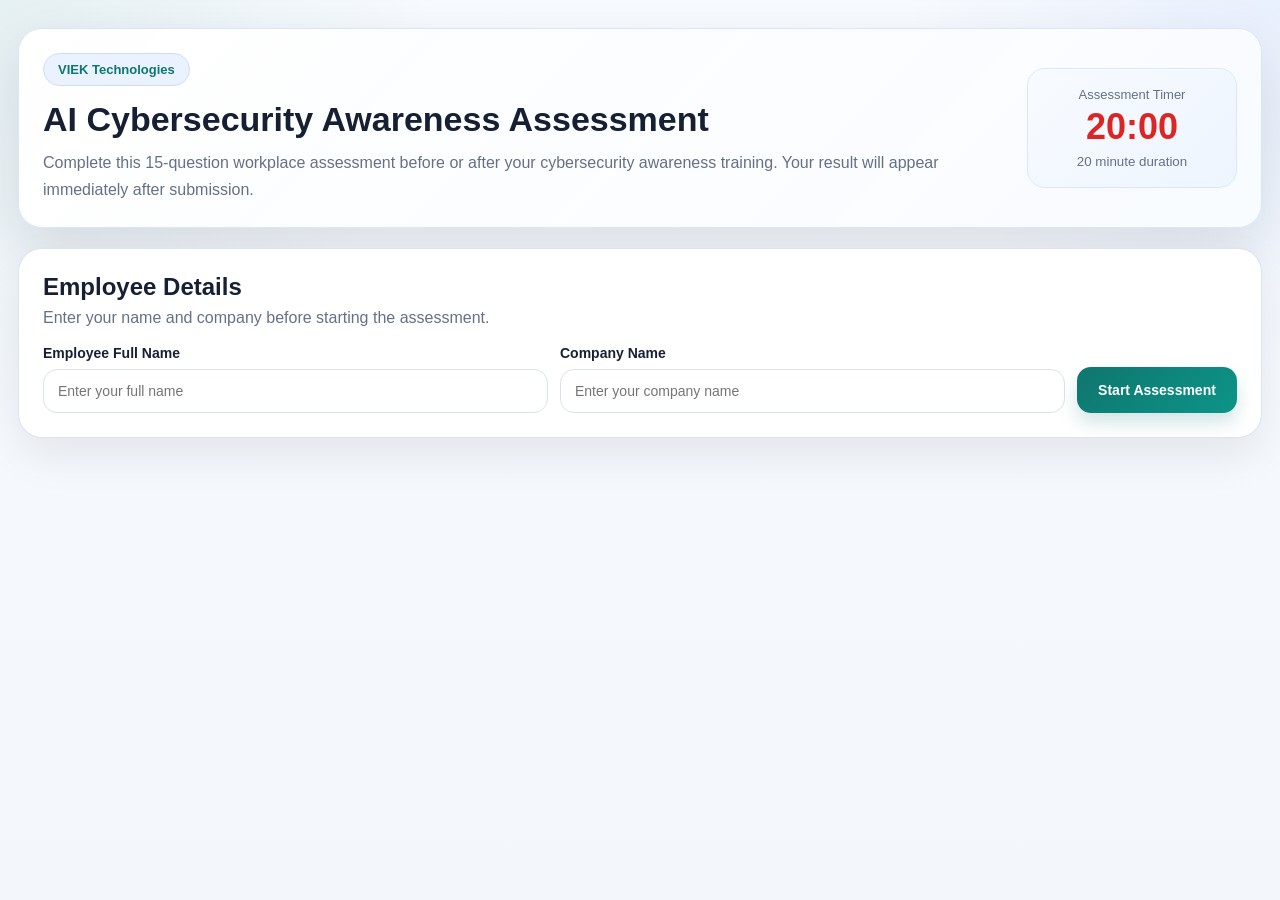
<file: templates/index.html>
<!doctype html>
<html lang="en">
  <head>
    <meta charset="UTF-8" />
    <meta name="viewport" content="width=device-width, initial-scale=1.0" />
    <title>VIEK Technologies AI Cybersecurity Awareness Assessment</title>
    <link rel="stylesheet" href="/static/style.css" />
  </head>
  <body class="student-body">
    <main class="student-page">
      <section class="student-header-card student-hero-card">
        <div class="student-header-left">
          <div class="brand-badge">VIEK Technologies</div>
          <h1>AI Cybersecurity Awareness Assessment</h1>
          <p>
            Complete this 15-question workplace assessment before or after your
            cybersecurity awareness training. Your result will appear immediately
            after submission.
          </p>
        </div>

        <div class="timer-box" id="timerBox">
          <span>Assessment Timer</span>
          <h2 id="timer">20:00</h2>
          <small id="timerDurationText">20 minute duration</small>
        </div>
      </section>

      <section class="name-save-card" id="startCard">
        <div class="card-section-title">
          <h2>Employee Details</h2>
          <p>Enter your name and company before starting the assessment.</p>
        </div>

        <div class="name-save-grid employee-start-grid">
          <div class="student-input-group">
            <label for="employeeName">Employee Full Name</label>
            <input
              type="text"
              id="employeeName"
              autocomplete="name"
              placeholder="Enter your full name"
            />
          </div>

          <div class="student-input-group">
            <label for="companyName">Company Name</label>
            <input
              type="text"
              id="companyName"
              autocomplete="organization"
              placeholder="Enter your company name"
            />
          </div>

          <button
            id="startAssessmentBtn"
            class="primary-btn name-save-btn"
            onclick="startAssessment()"
          >
            Start Assessment
          </button>
        </div>
      </section>

      <div id="savedStudentBanner" class="saved-student-banner hidden">
        <div>Employee: <strong id="savedEmployeeNameText"></strong></div>
        <div>Company: <strong id="savedCompanyNameText"></strong></div>
        <div class="saved-student-status">Assessment in progress</div>
      </div>

      <section id="examArea" class="exam-area hidden">
        <div class="cbt-shell">
          <div class="cbt-main-panel">
            <div class="question-view-card question-view-pro">
              <div class="question-view-top">
                <span class="question-count" id="questionCount">
                  Question 1 of 15
                </span>
                <span class="subject-name-pill" id="categoryPill">
                  Cybersecurity Awareness
                </span>
              </div>

              <h3 id="questionText">Question text</h3>

              <div id="optionsContainer" class="options-list"></div>

              <div class="question-navigation">
                <button class="secondary-btn" id="prevBtn" onclick="prevQuestion()">
                  Previous
                </button>
                <button class="primary-btn" id="nextBtn" onclick="nextQuestion()">
                  Next
                </button>
              </div>
            </div>
          </div>

          <aside class="cbt-side-panel">
            <div class="side-card">
              <h3>Question Palette</h3>
              <div id="questionPalette" class="question-palette"></div>
              <div class="palette-legend">
                <div class="legend-item">
                  <span class="legend-box legend-current"></span>
                  Current
                </div>
                <div class="legend-item">
                  <span class="legend-box legend-answered"></span>
                  Answered
                </div>
                <div class="legend-item">
                  <span class="legend-box legend-unanswered"></span>
                  Unanswered
                </div>
              </div>
            </div>

            <div class="side-card">
              <h3>Progress</h3>
              <div class="subject-progress-item">
                <div class="subject-progress-name" id="progressText">
                  0 / 15 answered
                </div>
                <div class="progress-track">
                  <div class="progress-fill" id="progressFill"></div>
                </div>
              </div>
            </div>
          </aside>
        </div>
      </section>

      <button
        id="submitBtn"
        class="submit-fixed-btn hidden"
        onclick="submitAssessment()"
      >
        Submit Assessment
      </button>
    </main>

    <script src="/static/script.js"></script>
  </body>
</html>
</file>
<file: static/style.css>
* {
  box-sizing: border-box;
}

:root {
  --bg: #f3f6fb;
  --card: rgba(255, 255, 255, 0.97);
  --card-strong: #ffffff;
  --text: #172033;
  --muted: #667085;
  --line: #d9e2ef;
  --line-strong: #c8d4e4;
  --primary: #0f766e;
  --primary-dark: #115e59;
  --primary-soft: #edf4ff;
  --success: #059669;
  --success-soft: #ecfdf3;
  --danger: #dc2626;
  --danger-soft: #fef2f2;
  --warning: #f59e0b;
  --shadow-sm: 0 8px 18px rgba(15, 23, 42, 0.05);
  --shadow: 0 18px 44px rgba(15, 23, 42, 0.08);
  --shadow-lg: 0 22px 60px rgba(15, 23, 42, 0.12);
  --radius-xl: 24px;
  --radius-lg: 18px;
  --radius-md: 14px;
  --radius-sm: 12px;
}

html {
  scroll-behavior: smooth;
}

body {
  margin: 0;
  font-family: Arial, sans-serif;
  background:
    radial-gradient(
      circle at top left,
      rgba(15, 118, 110, 0.08),
      transparent 28%
    ),
    radial-gradient(
      circle at top right,
      rgba(37, 99, 235, 0.07),
      transparent 24%
    ),
    linear-gradient(180deg, #f8fbff 0%, #f3f6fb 100%);
  color: var(--text);
}

.hidden {
  display: none !important;
}

.admin-body,
.student-body,
.login-body {
  min-height: 100vh;
}

.admin-page,
.student-page {
  max-width: 1360px;
  margin: 0 auto;
  padding: 28px 18px 110px;
}

.brand-badge {
  display: inline-flex;
  align-items: center;
  gap: 8px;
  background: #eaf2ff;
  color: var(--primary);
  border: 1px solid #cddcfb;
  border-radius: 999px;
  padding: 8px 14px;
  font-size: 13px;
  font-weight: 700;
  margin-bottom: 14px;
}

.card-section-title h2 {
  margin: 0 0 8px;
  font-size: 24px;
}

.card-section-title p {
  margin: 0 0 18px;
  color: var(--muted);
}

.admin-header-card,
.student-header-card,
.subject-editor-card,
.admin-instruction-card,
.subjects-panel-card,
.question-view-card,
.student-results-card,
.name-save-card,
.side-card,
.active-students-card {
  background: var(--card);
  border-radius: var(--radius-xl);
  padding: 24px;
  box-shadow: var(--shadow);
  border: 1px solid rgba(216, 224, 236, 0.85);
  backdrop-filter: blur(10px);
  margin-bottom: 20px;
}

.student-hero-card,
.admin-header-pro {
  background: linear-gradient(
    135deg,
    rgba(255, 255, 255, 0.98),
    rgba(248, 251, 255, 0.96)
  );
  border: 1px solid #dbe6f4;
  box-shadow: var(--shadow-lg);
}

.admin-header-card h1,
.student-header-card h1 {
  margin: 0 0 10px;
  font-size: 34px;
  line-height: 1.15;
}

.admin-header-card p,
.student-header-card p {
  margin: 0;
  color: var(--muted);
  line-height: 1.7;
}

.helper-note {
  margin: 12px 0 0;
  color: var(--muted);
  font-size: 14px;
  line-height: 1.6;
}

.primary-btn,
.secondary-btn,
.danger-btn {
  border: none;
  border-radius: 14px;
  padding: 13px 18px;
  font-size: 14px;
  font-weight: 700;
  cursor: pointer;
  transition: 0.22s ease;
  text-decoration: none;
  display: inline-flex;
  align-items: center;
  justify-content: center;
  min-height: 46px;
}

.primary-btn {
  background: linear-gradient(135deg, var(--primary), #0d9488);
  color: #ffffff;
  box-shadow: 0 10px 18px rgba(15, 118, 110, 0.18);
}

.primary-btn:hover {
  transform: translateY(-1px);
  background: linear-gradient(135deg, var(--primary-dark), var(--primary));
}

.secondary-btn {
  background: #eef2f7;
  color: #1f2937;
}

.secondary-btn:hover {
  background: #e3e9f2;
}

.danger-btn {
  background: linear-gradient(135deg, #ef4444, #dc2626);
  color: #ffffff;
}

.danger-btn:hover {
  transform: translateY(-1px);
}

.primary-btn:disabled,
.secondary-btn:disabled,
.danger-btn:disabled {
  opacity: 0.65;
  cursor: not-allowed;
  transform: none;
}

/* LOGIN */
.login-body {
  display: flex;
  align-items: center;
  justify-content: center;
  padding: 24px;
}

.login-page-wrap {
  width: 100%;
  max-width: 470px;
}

.login-card {
  background: rgba(255, 255, 255, 0.98);
  border-radius: 28px;
  padding: 34px 28px;
  box-shadow: var(--shadow-lg);
  border: 1px solid #e6ebf3;
}

.login-brand-top {
  text-align: center;
  margin-bottom: 24px;
}

.login-brand-top .brand-badge {
  margin-bottom: 16px;
}

.login-brand-top h1 {
  margin: 0 0 10px;
  font-size: 31px;
}

.login-brand-top p {
  margin: 0;
  color: var(--muted);
  line-height: 1.65;
  font-size: 14px;
}

.login-error-message {
  background: var(--danger-soft);
  color: #b91c1c;
  border: 1px solid #fecaca;
  border-radius: 14px;
  padding: 13px 15px;
  margin-bottom: 18px;
  font-size: 14px;
  font-weight: 700;
}

.login-form {
  display: flex;
  flex-direction: column;
  gap: 16px;
}

.login-form-group {
  display: flex;
  flex-direction: column;
  gap: 8px;
}

.login-form-group label {
  font-size: 14px;
  font-weight: 700;
  color: #111827;
}

.login-form-group input {
  width: 100%;
  border: 1px solid var(--line);
  border-radius: 16px;
  padding: 14px 15px;
  font-size: 15px;
  outline: none;
  background: #ffffff;
  transition: 0.2s ease;
}

.login-form-group input:focus {
  border-color: var(--primary);
  box-shadow: 0 0 0 4px rgba(37, 99, 235, 0.08);
}

.login-submit-btn {
  border: none;
  border-radius: 16px;
  background: linear-gradient(135deg, var(--primary), #2563eb);
  color: #ffffff;
  padding: 15px 16px;
  font-size: 15px;
  font-weight: 700;
  cursor: pointer;
  transition: 0.2s ease;
  margin-top: 8px;
  box-shadow: 0 12px 24px rgba(37, 99, 235, 0.18);
}

.login-submit-btn:hover {
  transform: translateY(-1px);
  background: linear-gradient(135deg, var(--primary-dark), var(--primary));
}

/* ADMIN */
.admin-header-top-row {
  display: flex;
  justify-content: space-between;
  gap: 18px;
  align-items: center;
  flex-wrap: wrap;
}

.admin-header-actions {
  display: flex;
  align-items: center;
  gap: 10px;
}

.admin-logout-link {
  text-decoration: none;
}

.subject-tabs-row {
  display: flex;
  flex-wrap: wrap;
  gap: 10px;
  margin-bottom: 20px;
}

.subject-tab {
  border: 1px solid #dbe4f0;
  background: #ffffff;
  color: #111827;
  padding: 12px 18px;
  border-radius: 999px;
  cursor: pointer;
  font-weight: 700;
  transition: 0.2s ease;
  box-shadow: 0 4px 10px rgba(15, 23, 42, 0.04);
}

.subject-tab:hover {
  border-color: var(--primary);
  color: var(--primary);
}

.active-subject-tab {
  background: linear-gradient(135deg, var(--primary), #2563eb);
  color: #ffffff;
  border-color: transparent;
}

.subject-editor-card {
  display: grid;
  grid-template-columns: 1fr 1.2fr;
  gap: 18px;
  align-items: end;
}

.subject-label {
  display: block;
  font-size: 13px;
  color: var(--muted);
  margin-bottom: 8px;
}

.subject-editor-left h2 {
  margin: 0 0 8px;
  font-size: 28px;
}

.subject-question-info {
  margin: 0;
  color: var(--success);
  font-weight: 700;
}

.subject-editor-right label,
.student-input-group label,
.form-group label {
  display: block;
  margin-bottom: 8px;
  font-size: 14px;
  font-weight: 700;
}

.subject-name-edit-wrap {
  display: flex;
  gap: 10px;
}

.subject-name-edit-wrap input,
.form-group input,
.form-group textarea,
.form-group select,
.student-input-group input {
  width: 100%;
  border: 1px solid var(--line);
  border-radius: 14px;
  padding: 13px 14px;
  font-size: 14px;
  outline: none;
  background: #fff;
  transition: 0.2s ease;
}

.subject-name-edit-wrap input:focus,
.form-group input:focus,
.form-group textarea:focus,
.form-group select:focus,
.student-input-group input:focus {
  border-color: var(--primary);
  box-shadow: 0 0 0 4px rgba(37, 99, 235, 0.08);
}

.form-group textarea {
  resize: vertical;
  min-height: 105px;
}

.admin-instruction-card {
  color: #374151;
  line-height: 1.7;
  border-left: 5px solid var(--primary);
}

.questions-grid {
  display: grid;
  grid-template-columns: 1fr;
  gap: 18px;
}

.question-admin-card {
  background: #ffffff;
  border-radius: 20px;
  padding: 20px;
  box-shadow: var(--shadow-sm);
  border: 1px solid #e7edf6;
}

.question-admin-top {
  display: flex;
  justify-content: space-between;
  align-items: center;
  margin-bottom: 18px;
  gap: 12px;
}

.question-admin-top h3 {
  margin: 0;
}

.slot-badge {
  background: #eff6ff;
  color: var(--primary);
  padding: 8px 12px;
  border-radius: 999px;
  font-size: 13px;
  font-weight: 700;
}

.options-grid {
  display: grid;
  grid-template-columns: 1fr 1fr;
  gap: 14px;
}

.question-admin-bottom {
  display: flex;
  justify-content: space-between;
  gap: 18px;
  align-items: end;
  margin-top: 18px;
  flex-wrap: wrap;
}

.answer-group {
  min-width: 180px;
}

.question-actions {
  display: flex;
  gap: 10px;
}

.admin-question-text {
  margin: 0 0 14px;
  color: #111827;
  font-size: 16px;
  line-height: 1.65;
  font-weight: 700;
}

.admin-options-list {
  display: grid;
  grid-template-columns: repeat(2, minmax(0, 1fr));
  gap: 10px;
  color: #334155;
  line-height: 1.5;
}

.admin-options-list div {
  border: 1px solid #e5ebf3;
  border-radius: 8px;
  padding: 10px 12px;
  background: #f8fafc;
}

.admin-card-actions {
  margin-top: 16px;
}

.admin-history-table {
  min-width: 1050px;
}

/* STUDENT */
.student-header-card {
  display: flex;
  justify-content: space-between;
  gap: 18px;
  align-items: center;
  flex-wrap: wrap;
}

.student-header-left {
  flex: 1;
}

.timer-box {
  min-width: 210px;
  text-align: center;
  background: linear-gradient(135deg, #f8fbff, #eef5ff);
  border-radius: 18px;
  padding: 18px 18px;
  border: 1px solid #d8e7ff;
  box-shadow: inset 0 1px 0 rgba(255, 255, 255, 0.7);
}

.timer-box span {
  display: block;
  color: var(--muted);
  font-size: 13px;
  margin-bottom: 4px;
}

.timer-box h2 {
  margin: 0;
  color: var(--danger);
  font-size: 36px;
  letter-spacing: 0;
}

.timer-box small {
  display: block;
  margin-top: 6px;
  color: var(--muted);
}

.timer-danger {
  background: linear-gradient(135deg, #fff4f4, #fee2e2);
  border-color: #fecaca;
  animation: pulseSoft 1s infinite;
}

@keyframes pulseSoft {
  0% {
    transform: scale(1);
  }
  50% {
    transform: scale(1.015);
  }
  100% {
    transform: scale(1);
  }
}

.name-save-grid {
  display: grid;
  grid-template-columns: 1fr auto;
  gap: 12px;
  align-items: end;
}

.employee-start-grid {
  grid-template-columns: minmax(0, 1fr) minmax(0, 1fr) auto;
}

.name-save-btn {
  min-width: 160px;
}

.saved-student-banner {
  background: linear-gradient(135deg, #ecfdf3, #f0fdf4);
  color: #065f46;
  padding: 16px 18px;
  border-radius: 16px;
  font-weight: 700;
  border: 1px solid #bbf7d0;
  margin-bottom: 20px;
  display: flex;
  justify-content: space-between;
  gap: 14px;
  flex-wrap: wrap;
  box-shadow: var(--shadow-sm);
}

.saved-student-status {
  color: var(--success);
}

.subjects-panel-top h2 {
  margin: 0 0 8px;
  font-size: 26px;
}

.subjects-panel-top p {
  margin: 0 0 18px;
  color: var(--muted);
  line-height: 1.6;
}

.subject-buttons-row {
  display: flex;
  flex-wrap: wrap;
  gap: 14px;
}

.subject-cbt-btn {
  border: 1px solid #dbe7f5;
  background: linear-gradient(180deg, #ffffff, #fbfdff);
  border-radius: 20px;
  padding: 18px;
  min-width: 220px;
  text-align: left;
  cursor: pointer;
  transition: 0.22s ease;
  box-shadow: 0 8px 18px rgba(15, 23, 42, 0.04);
}

.subject-cbt-btn:hover {
  border-color: var(--primary);
  transform: translateY(-2px);
  background: #f8fbff;
}

.subject-cbt-btn-active {
  border-color: var(--primary);
  background: linear-gradient(135deg, #eff6ff, #eef4ff);
  box-shadow: 0 12px 24px rgba(37, 99, 235, 0.1);
}

.subject-cbt-name {
  display: block;
  font-weight: 700;
  color: #111827;
  margin-bottom: 8px;
  font-size: 16px;
}

.subject-cbt-meta,
.subject-cbt-progress {
  display: block;
  font-size: 13px;
  color: var(--muted);
  line-height: 1.5;
}

.empty-subject-state {
  color: var(--muted);
  padding: 16px 0;
  font-weight: 600;
}

.exam-area {
  margin-top: 22px;
}

.cbt-shell {
  display: grid;
  grid-template-columns: minmax(0, 1fr) 340px;
  gap: 18px;
  align-items: start;
}

.cbt-main-panel,
.cbt-side-panel {
  min-width: 0;
}

.side-card h3 {
  margin-top: 0;
  margin-bottom: 14px;
}

.question-view-pro {
  min-height: 520px;
  background: linear-gradient(
    180deg,
    rgba(255, 255, 255, 0.98),
    rgba(250, 252, 255, 0.98)
  );
}

.question-view-top {
  display: flex;
  justify-content: space-between;
  gap: 10px;
  align-items: center;
  margin-bottom: 18px;
  flex-wrap: wrap;
}

.question-count {
  font-weight: 700;
  color: var(--primary);
  font-size: 15px;
}

.subject-name-pill {
  background: #ecfdf5;
  color: var(--success);
  padding: 8px 13px;
  border-radius: 999px;
  font-size: 13px;
  font-weight: 700;
  border: 1px solid #bbf7d0;
}

.question-view-card h3 {
  margin-top: 0;
  margin-bottom: 22px;
  line-height: 1.65;
  font-size: 29px;
}

.options-list {
  display: grid;
  gap: 14px;
}

.option-item {
  border: 1px solid var(--line);
  border-radius: 16px;
  padding: 16px;
  display: flex;
  align-items: center;
  gap: 14px;
  background: #fff;
  cursor: pointer;
  transition: 0.2s ease;
  min-height: 72px;
  box-shadow: inset 0 1px 0 rgba(255, 255, 255, 0.6);
}

.option-item:hover {
  border-color: var(--primary);
  background: #f8fbff;
  transform: translateY(-1px);
}

.option-item-selected {
  border-color: var(--primary);
  background: linear-gradient(135deg, #eff6ff, #f7fbff);
  box-shadow: inset 0 0 0 1px rgba(37, 99, 235, 0.08);
}

.option-item input[type="radio"] {
  transform: scale(1.15);
  accent-color: var(--primary);
}

.option-letter {
  width: 40px;
  height: 40px;
  border-radius: 999px;
  background: #eff6ff;
  color: var(--primary);
  display: flex;
  align-items: center;
  justify-content: center;
  font-weight: 700;
  flex-shrink: 0;
  border: 1px solid #d9e7ff;
}

.option-text {
  line-height: 1.55;
  font-size: 15px;
}

.question-navigation {
  display: flex;
  justify-content: space-between;
  margin-top: 22px;
  gap: 12px;
}

.question-palette {
  display: flex;
  flex-wrap: wrap;
  gap: 9px;
  margin-bottom: 14px;
}

.palette-btn {
  width: 44px;
  height: 44px;
  border-radius: 12px;
  border: 1px solid var(--line);
  background: #ffffff;
  cursor: pointer;
  font-weight: 700;
  transition: 0.2s ease;
}

.palette-btn:hover {
  border-color: var(--primary);
}

.palette-btn-current {
  border-color: var(--primary);
  background: #eff6ff;
  color: var(--primary);
}

.palette-btn-answered {
  background: #ecfdf5;
  border-color: #10b981;
  color: #047857;
}

.palette-legend {
  display: grid;
  gap: 8px;
  margin-top: 12px;
}

.legend-item {
  display: flex;
  align-items: center;
  gap: 8px;
  color: var(--muted);
  font-size: 13px;
}

.legend-box {
  width: 16px;
  height: 16px;
  border-radius: 5px;
  border: 1px solid var(--line);
  background: #fff;
}

.legend-current {
  background: #eff6ff;
  border-color: var(--primary);
}

.legend-answered {
  background: #ecfdf5;
  border-color: #10b981;
}

.legend-unanswered {
  background: #ffffff;
  border-color: var(--line);
}

.subject-progress-list {
  display: grid;
  gap: 10px;
}

.subject-progress-item {
  border: 1px solid #e5ebf3;
  border-radius: 14px;
  padding: 13px;
  background: #ffffff;
}

.subject-progress-item-active {
  border-color: var(--primary);
  background: #eff6ff;
}

.subject-progress-name {
  font-weight: 700;
  margin-bottom: 5px;
}

.subject-progress-meta {
  color: var(--muted);
  font-size: 13px;
}

.progress-track {
  height: 10px;
  border-radius: 999px;
  background: #e5edf6;
  overflow: hidden;
  margin-top: 10px;
}

.progress-fill {
  width: 0%;
  height: 100%;
  border-radius: inherit;
  background: linear-gradient(135deg, var(--primary), #2563eb);
  transition: width 0.2s ease;
}

.mini-empty-state,
.mini-meta,
.table-note {
  color: var(--muted);
  font-size: 12px;
  line-height: 1.6;
  margin-top: 4px;
}

.submit-fixed-btn {
  position: fixed;
  right: 24px;
  bottom: 24px;
  background: linear-gradient(135deg, var(--success), #10b981);
  color: white;
  border: none;
  border-radius: 999px;
  padding: 16px 24px;
  font-size: 15px;
  font-weight: 700;
  box-shadow: 0 18px 28px rgba(5, 150, 105, 0.24);
  cursor: pointer;
  z-index: 999;
}

.submit-fixed-btn:hover {
  transform: translateY(-2px);
}

/* TABLES */
.student-results-top,
.active-students-top {
  display: flex;
  justify-content: space-between;
  align-items: center;
  gap: 12px;
  margin-bottom: 16px;
  flex-wrap: wrap;
}

.student-results-top h2,
.active-students-top h3 {
  margin: 0;
}

.table-wrap {
  overflow-x: auto;
  border-radius: 16px;
}

.results-table {
  width: 100%;
  border-collapse: collapse;
  min-width: 1100px;
  background: #fff;
}

.results-table th,
.results-table td {
  border-bottom: 1px solid #e8eef5;
  padding: 14px 12px;
  text-align: left;
  vertical-align: top;
}

.results-table th {
  background: #f8fafc;
  font-size: 14px;
  white-space: nowrap;
  color: #334155;
}

.results-table td {
  font-size: 14px;
}

.empty-state-cell {
  text-align: center;
  color: var(--muted);
  padding: 24px !important;
  font-weight: 600;
}

.table-delete-btn {
  padding: 10px 14px;
}

.attempt-history-wrap {
  margin-top: 26px;
}

.attempt-history-title {
  margin-top: 0;
  margin-bottom: 12px;
}

.active-students-list {
  display: grid;
  gap: 12px;
}

.active-student-item {
  border: 1px solid #e5ebf3;
  border-radius: 14px;
  padding: 14px;
  background: #ffffff;
  box-shadow: var(--shadow-sm);
}

.active-student-name {
  font-weight: 700;
  margin-bottom: 4px;
}

.active-student-time {
  color: var(--muted);
  font-size: 13px;
  margin-top: 3px;
}

/* RESULT */
.result-card-wrapper {
  padding-top: 18px;
}

.result-card-center {
  max-width: 940px;
  margin: 34px auto;
  text-align: center;
}

.result-top-badge {
  display: inline-block;
  padding: 8px 14px;
  border-radius: 999px;
  background: #ecfdf3;
  border: 1px solid #bbf7d0;
  color: var(--success);
  font-size: 13px;
  font-weight: 700;
  margin-bottom: 14px;
}

.result-card-center h1 {
  margin: 0;
  font-size: 34px;
}

.result-line {
  font-size: 18px;
  margin-top: 14px;
}

.result-score {
  margin-top: 18px;
  color: #111827;
  font-size: 30px;
}

.result-grade-line {
  margin-top: 8px;
  color: var(--success);
  font-size: 24px;
}

.result-table-wrap {
  margin-top: 24px;
  text-align: left;
}

.result-metrics {
  display: grid;
  grid-template-columns: repeat(3, minmax(0, 1fr));
  gap: 14px;
  margin: 24px 0;
  text-align: left;
}

.result-metrics > div {
  border: 1px solid #e4ebf4;
  border-radius: 8px;
  padding: 16px;
  background: #ffffff;
}

.result-metrics span {
  display: block;
  color: var(--muted);
  font-size: 13px;
  font-weight: 700;
  margin-bottom: 8px;
}

.result-metrics strong {
  display: block;
  font-size: 26px;
  color: #111827;
}

.risk-low strong {
  color: var(--success);
}

.risk-medium strong {
  color: #b45309;
}

.risk-high strong {
  color: var(--danger);
}

.weak-area-panel,
.breakdown-panel {
  margin-top: 22px;
  text-align: left;
}

.weak-area-panel {
  border: 1px solid #e4ebf4;
  border-radius: 8px;
  padding: 18px;
  background: #f8fafc;
}

.weak-area-panel h2,
.breakdown-panel h2 {
  margin: 0 0 14px;
  font-size: 22px;
}

.weak-area-panel ul {
  margin: 0;
  padding-left: 20px;
  color: #334155;
  line-height: 1.8;
}

.breakdown-panel {
  display: grid;
  gap: 12px;
}

.breakdown-item {
  border: 1px solid #e4ebf4;
  border-left-width: 5px;
  border-radius: 8px;
  padding: 16px;
  background: #ffffff;
}

.breakdown-correct {
  border-left-color: var(--success);
}

.breakdown-incorrect {
  border-left-color: var(--danger);
}

.breakdown-top {
  display: flex;
  justify-content: space-between;
  gap: 12px;
  align-items: center;
  flex-wrap: wrap;
}

.breakdown-top span {
  color: var(--muted);
  font-size: 13px;
  font-weight: 700;
}

.breakdown-item p {
  margin: 10px 0 0;
  line-height: 1.6;
}

.answer-line {
  color: #334155;
}

.missed-answer {
  color: #991b1b;
  font-weight: 700;
}

/* RESPONSIVE */
@media (max-width: 1050px) {
  .cbt-shell {
    grid-template-columns: 1fr;
  }
}

@media (max-width: 900px) {
  .subject-editor-card,
  .student-header-card {
    display: grid;
    grid-template-columns: 1fr;
  }

  .options-grid {
    grid-template-columns: 1fr;
  }

  .admin-options-list {
    grid-template-columns: 1fr;
  }

  .subject-name-edit-wrap,
  .question-admin-bottom,
  .name-save-grid,
  .employee-start-grid,
  .result-metrics {
    display: grid;
    grid-template-columns: 1fr;
  }

  .name-save-btn {
    width: 100%;
  }

  .question-view-card h3 {
    font-size: 24px;
  }
}

@media (max-width: 768px) {
  .admin-page,
  .student-page {
    padding: 20px 14px 100px;
  }

  .admin-header-card h1,
  .student-header-card h1,
  .result-card-center h1 {
    font-size: 28px;
  }

  .question-navigation {
    gap: 10px;
  }

  .question-navigation button {
    flex: 1;
  }

  .submit-fixed-btn {
    right: 16px;
    bottom: 16px;
    padding: 14px 20px;
  }

  .subject-cbt-btn {
    width: 100%;
    min-width: unset;
  }

  .saved-student-banner {
    display: grid;
    grid-template-columns: 1fr;
  }

  .question-view-card h3 {
    font-size: 22px;
  }

  .option-item {
    align-items: flex-start;
  }
}
</file>
